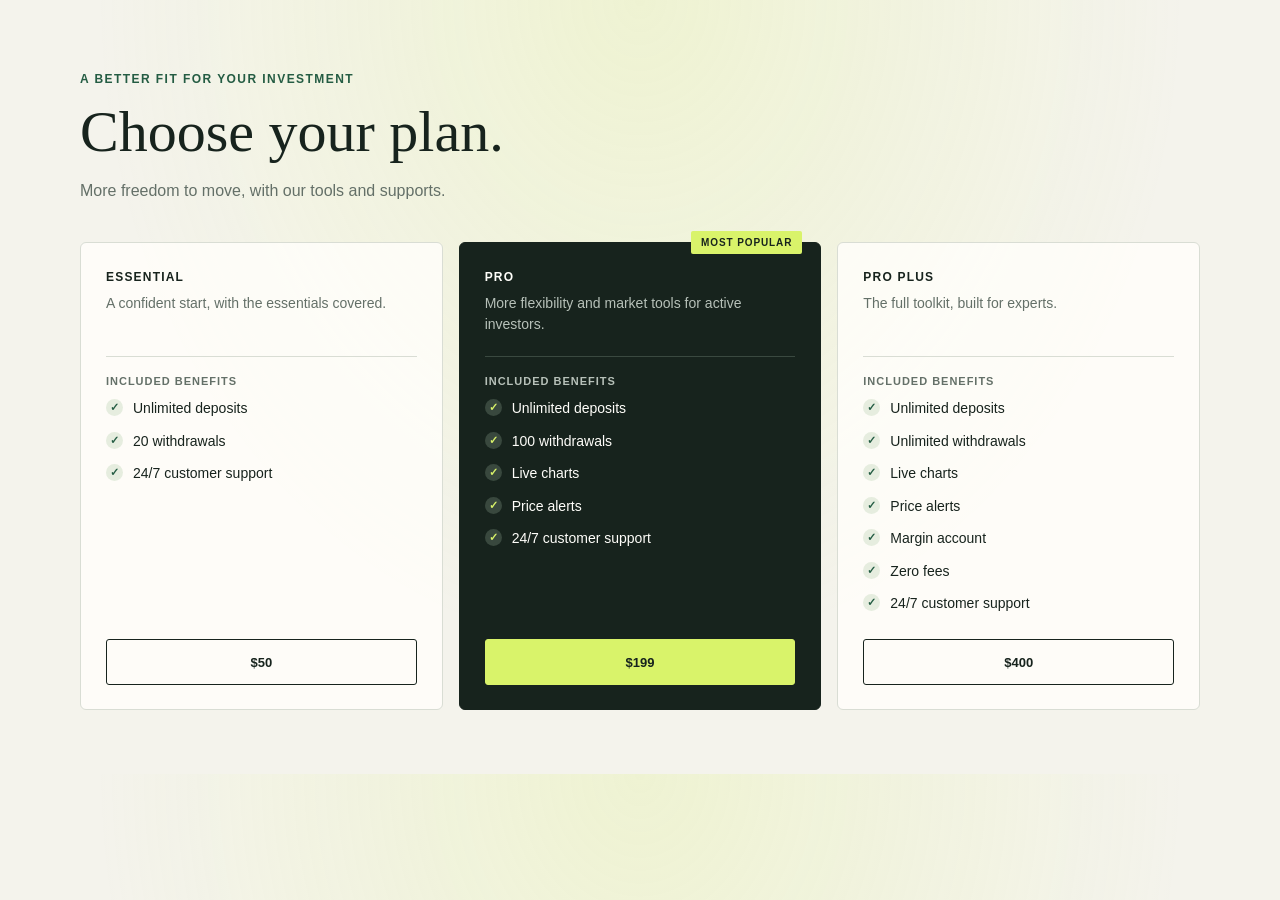
<file: index.html>
<!DOCTYPE html>
<html lang="en">
<head>
  <meta charset="UTF-8">
  <meta name="viewport" content="width=device-width, initial-scale=1.0">
  <meta name="theme-color" content="#f4f3ec">
  <title>Choose your plan</title>
  <style>
    :root {
      color-scheme: light;
      --paper: #f4f3ec;
      --ink: #17231d;
      --muted: #647068;
      --line: #d9ddd4;
      --green: #245c43;
      --lime: #d9f36a;
      --white: #fffefa;
      --serif: Georgia, "Times New Roman", serif;
      --sans: "Aptos", "Segoe UI", sans-serif;
    }

    * { box-sizing: border-box; }

    body {
      margin: 0;
      min-width: 320px;
      background:
        radial-gradient(ellipse at 50% 0%, rgba(217, 243, 106, .20), transparent 34rem),
        var(--paper);
      color: var(--ink);
      font-family: var(--sans);
      -webkit-font-smoothing: antialiased;
    }

    main {
      width: min(1120px, calc(100% - 48px));
      margin: 0 auto;
      padding: 72px 0 64px;
    }

    .eyebrow {
      margin: 0 0 16px;
      color: var(--green);
      font-size: 12px;
      font-weight: 750;
      letter-spacing: .12em;
      text-transform: uppercase;
    }

    header { max-width: 650px; margin-bottom: 38px; }

    h1 {
      margin: 0;
      font-family: var(--serif);
      font-size: clamp(38px, 5vw, 58px);
      font-weight: 400;
      line-height: 1.04;
    }

    .intro {
      margin: 16px 0 0;
      color: var(--muted);
      font-size: 16px;
      line-height: 1.6;
    }

    .plans {
      display: grid;
      grid-template-columns: repeat(3, minmax(0, 1fr));
      gap: 16px;
      align-items: stretch;
    }

    .plan {
      position: relative;
      display: flex;
      flex-direction: column;
      min-height: 410px;
      padding: 27px 25px 24px;
      border: 1px solid var(--line);
      border-radius: 6px;
      background: rgba(255, 254, 250, .88);
      transition: border-color 180ms ease, box-shadow 180ms ease, transform 180ms ease;
    }

    .plan:hover { transform: translateY(-3px); }
    .plan.featured { background: var(--ink); color: var(--white); border-color: var(--ink); }

    .badge {
      position: absolute;
      top: -12px;
      right: 18px;
      padding: 6px 10px;
      border-radius: 2px;
      background: var(--lime);
      color: var(--ink);
      font-size: 10px;
      font-weight: 800;
      letter-spacing: .09em;
      text-transform: uppercase;
    }

    .plan-name {
      margin: 0;
      font-size: 12px;
      font-weight: 750;
      letter-spacing: .1em;
      text-transform: uppercase;
    }

    .plan-summary {
      min-height: 42px;
      margin: 9px 0 21px;
      color: var(--muted);
      font-size: 14px;
      line-height: 1.5;
    }

    .featured .plan-summary { color: #b7c1b9; }

    .feature-label {
      margin: 0 0 12px;
      padding-top: 18px;
      border-top: 1px solid var(--line);
      color: var(--muted);
      font-size: 11px;
      font-weight: 750;
      letter-spacing: .09em;
      text-transform: uppercase;
    }

    .featured .feature-label { border-color: #3a4940; color: #b7c1b9; }

    ul {
      display: grid;
      gap: 13px;
      margin: 0 0 25px;
      padding: 0;
      list-style: none;
    }

    li {
      display: flex;
      gap: 10px;
      align-items: flex-start;
      font-size: 14px;
      line-height: 1.4;
    }

    .check {
      flex: 0 0 17px;
      width: 17px;
      height: 17px;
      border-radius: 50%;
      background: #e6eddf;
      color: var(--green);
      font-size: 11px;
      font-weight: 800;
      line-height: 17px;
      text-align: center;
    }

    .featured .check { background: #39483e; color: var(--lime); }

    .plan-link {
      display: flex;
      min-height: 46px;
      align-items: center;
      justify-content: center;
      margin-top: auto;
      border: 1px solid var(--ink);
      border-radius: 3px;
      background: transparent;
      color: var(--ink);
      font-family: var(--sans);
      font-size: 13px;
      font-weight: 700;
      text-decoration: none;
      transition: background 160ms ease, color 160ms ease, border-color 160ms ease;
    }

    .plan-link:hover, .plan-link:focus-visible { background: var(--green); border-color: var(--green); color: white; }
    .featured .plan-link { border-color: var(--lime); background: var(--lime); color: var(--ink); }
    .featured .plan-link:hover, .featured .plan-link:focus-visible { background: #e8ff91; }
    .plan-link:focus-visible { outline: 3px solid #8aab61; outline-offset: 3px; }

    @media (max-width: 780px) {
      main { width: min(540px, calc(100% - 36px)); padding-top: 48px; }
      header { margin-bottom: 28px; }
      .plans { grid-template-columns: 1fr; gap: 18px; }
      .plan { min-height: 0; padding: 24px; }
      .plan-summary { min-height: 0; margin-bottom: 18px; }
      ul { gap: 11px; margin-bottom: 22px; }
    }

    @media (prefers-reduced-motion: reduce) {
      *, *::before, *::after { scroll-behavior: auto !important; transition-duration: .01ms !important; }
    }
  </style>
</head>
<body>
  <main>
    <header>
      <p class="eyebrow">A BETTER FIT FOR YOUR INVESTMENT</p>
      <h1>Choose your plan.</h1>
      <p class="intro">More freedom to move, with our tools and supports.</p>
    </header>

    <section class="plans" aria-label="Account plans">
      <article class="plan" data-plan="Essential">
        <p class="plan-name">Essential</p>
        <p class="plan-summary">A confident start, with the essentials covered.</p>
        <p class="feature-label">Included benefits</p>
        <ul>
          <li><span class="check" aria-hidden="true">&#10003;</span><span>Unlimited deposits</span></li>
          <li><span class="check" aria-hidden="true">&#10003;</span><span>20 withdrawals</span></li>
          <li><span class="check" aria-hidden="true">&#10003;</span><span>24/7 customer support</span></li>
        </ul>
        <a class="plan-link" href="checkout.html?plan=essential" aria-label="Continue to checkout for Essential, $50">$50</a>
      </article>

      <article class="plan featured" data-plan="Pro">
        <span class="badge">Most popular</span>
        <p class="plan-name">Pro</p>
        <p class="plan-summary">More flexibility and market tools for active investors.</p>
        <p class="feature-label">INCLUDED BENEFITS</p>
        <ul>
          <li><span class="check" aria-hidden="true">&#10003;</span><span>Unlimited deposits</span></li>
          <li><span class="check" aria-hidden="true">&#10003;</span><span>100 withdrawals</span></li>
          <li><span class="check" aria-hidden="true">&#10003;</span><span>Live charts</span></li>
          <li><span class="check" aria-hidden="true">&#10003;</span><span>Price alerts</span></li>
          <li><span class="check" aria-hidden="true">&#10003;</span><span>24/7 customer support</span></li>
        </ul>
        <a class="plan-link" href="checkout.html?plan=pro" aria-label="Continue to checkout for Pro, $199">$199</a>
      </article>

      <article class="plan" data-plan="Pro Plus">
        <p class="plan-name">Pro Plus</p>
        <p class="plan-summary">The full toolkit, built for experts.</p>
        <p class="feature-label">INCLUDED BENEFITS</p>
        <ul>
          <li><span class="check" aria-hidden="true">&#10003;</span><span>Unlimited deposits</span></li>
          <li><span class="check" aria-hidden="true">&#10003;</span><span>Unlimited withdrawals</span></li>
          <li><span class="check" aria-hidden="true">&#10003;</span><span>Live charts</span></li>
          <li><span class="check" aria-hidden="true">&#10003;</span><span>Price alerts</span></li>
          <li><span class="check" aria-hidden="true">&#10003;</span><span>Margin account</span></li>
          <li><span class="check" aria-hidden="true">&#10003;</span><span>Zero fees</span></li>
          <li><span class="check" aria-hidden="true">&#10003;</span><span>24/7 customer support</span></li>
        </ul>
        <a class="plan-link" href="checkout.html?plan=pro-plus" aria-label="Continue to checkout for Pro Plus, $400">$400</a>
      </article>
    </section>
  </main>
</body>
</html>
</file>
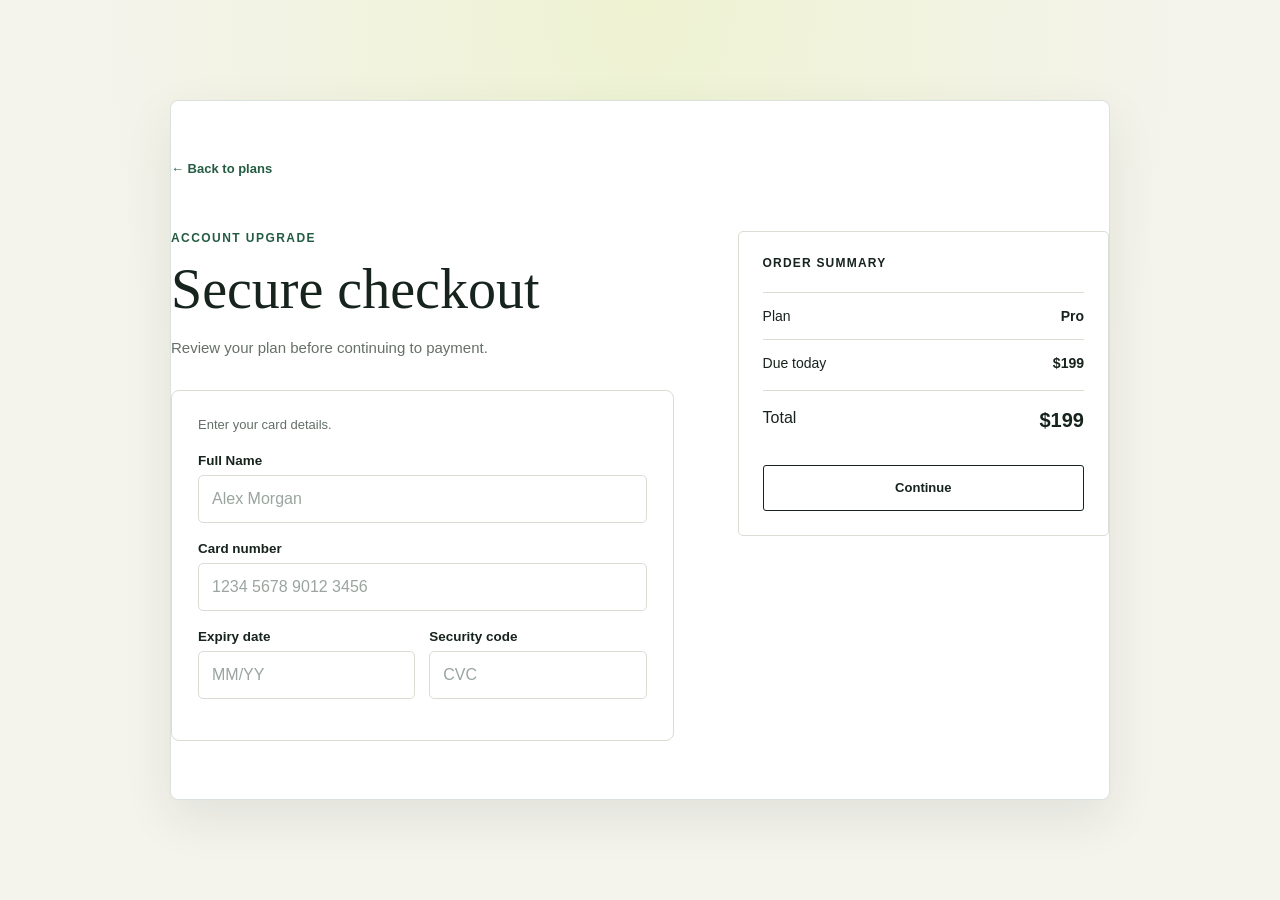
<file: checkout.html>
<!DOCTYPE html>
<html lang="en">
<head>
  <meta charset="UTF-8">
  <meta name="viewport" content="width=device-width, initial-scale=1.0">
  <meta name="theme-color" content="#ffffff">
  <title>Secure checkout</title>
  <link rel="stylesheet" href="cardinputfield.css">
  <style>
    :root {
      color-scheme: light;
      --paper: #ffffff;
      --ink: #17231d;
      --muted: #647068;
      --line: #d9ddd4;
      --green: #245c43;
      --lime: #d9f36a;
      --white: #ffffff;
      --serif: Georgia, "Times New Roman", serif;
      --sans: "Aptos", "Segoe UI", sans-serif;
    }

    * { box-sizing: border-box; }

    body {
      min-width: 320px;
      min-height: 100vh;
      margin: 0;
      background: radial-gradient(ellipse at 50% 0%, rgba(217, 243, 106, .20), transparent 34rem), #f4f3ec;
      color: var(--ink);
      font-family: var(--sans);
      -webkit-font-smoothing: antialiased;
    }

    main { width: min(940px, calc(100% - 40px)); margin: 0 auto; padding: 58px 0; }
    .back { color: var(--green); font-size: 13px; font-weight: 700; text-decoration: none; }
    .back:hover { text-decoration: underline; }
    .layout { display: grid; grid-template-columns: 1.15fr .85fr; gap: 64px; align-items: start; margin-top: 54px; }
    .eyebrow { margin: 0 0 15px; color: var(--green); font-size: 12px; font-weight: 750; letter-spacing: .12em; text-transform: uppercase; }
    h1 { margin: 0; font-family: var(--serif); font-size: clamp(38px, 5vw, 56px); font-weight: 400; line-height: 1.05; }
    .intro { max-width: 450px; margin: 17px 0 0; color: var(--muted); font-size: 15px; line-height: 1.65; }
    .secure-note { margin-top: 30px; padding: 24px 26px; border: 1px solid var(--line); border-radius: 8px; background: #ffffff; }
    .secure-note strong { display: block; margin-bottom: 6px; font-size: 13px; }
    .secure-note p { margin: 0; color: var(--muted); font-size: 13px; line-height: 1.55; }
    .summary { padding: 24px; border: 1px solid var(--line); border-radius: 5px; background: var(--white); }
    .summary h2 { margin: 0 0 22px; font-size: 12px; font-weight: 750; letter-spacing: .1em; text-transform: uppercase; }
    .summary-row { display: flex; justify-content: space-between; gap: 18px; padding: 15px 0; border-top: 1px solid var(--line); font-size: 14px; }
    .summary-row span:last-child { font-weight: 700; text-align: right; }
    .summary-total { margin-top: 4px; padding-top: 18px; font-size: 16px; }
    .summary-total span:last-child { font-size: 20px; }
    .back-button { display: flex; width: 100%; min-height: 46px; align-items: center; justify-content: center; margin-top: 18px; border: 1px solid var(--ink); border-radius: 3px; background: transparent; color: var(--ink); cursor: pointer; font-family: var(--sans); font-size: 13px; font-weight: 700; transition: background 160ms ease, color 160ms ease; }
    .back-button:hover, .back-button:focus-visible { background: var(--green); color: white; }
    .back-button:focus-visible { outline: 3px solid #8aab61; outline-offset: 3px; }
    .payment-dialog { width: min(440px, calc(100% - 32px)); padding: 28px; border: 1px solid var(--line); border-radius: 5px; background: var(--white); color: var(--ink); box-shadow: 0 18px 60px rgba(23, 35, 29, .22); }
    .payment-dialog::backdrop { background: rgba(23, 35, 29, .48); }
    .payment-dialog h2 { margin: 0; font-family: var(--serif); font-size: 28px; font-weight: 400; }
    .payment-dialog p { margin: 14px 0 24px; color: var(--muted); font-size: 15px; line-height: 1.6; }
    .dialog-close { display: flex; width: 100%; min-height: 44px; align-items: center; justify-content: center; border: 0; border-radius: 3px; background: var(--green); color: white; cursor: pointer; font: inherit; font-size: 13px; font-weight: 700; }
    .dialog-close:hover, .dialog-close:focus-visible { background: #194832; }
    .dialog-close:focus-visible { outline: 3px solid #8aab61; outline-offset: 3px; }

    @media (max-width: 700px) {
      main { width: min(520px, calc(100% - 36px)); padding-top: 36px; }
      .layout { grid-template-columns: 1fr; gap: 28px; margin-top: 38px; }
    }
  </style>
</head>
<body>
  <main>
    <a class="back" href="index.html">&larr; Back to plans</a>
    <div class="layout">
      <section aria-labelledby="page-title">
        <p class="eyebrow">Account upgrade</p>
        <h1 id="page-title">Secure checkout</h1>
        <p class="intro">Review your plan before continuing to payment.</p>
        <div class="secure-note" role="status">
          <p class="intro">Enter your card details.</p>
          
    <form id="card-form">
      <div class="field">
        <label for="cardholder">Full Name</label>
        <input id="cardholder" name="cardholder" type="text" autocomplete="cc-name" placeholder="Alex Morgan" required>
      </div>

      <div class="field">
        <label for="card-number">Card number</label>
        <input id="card-number" name="card-number" type="text" inputmode="numeric" autocomplete="cc-number" placeholder="1234 5678 9012 3456" aria-describedby="card-number-hint" pattern="[0-9 ]{12,23}" maxlength="23" required>
        <p class="hint" id="card-number-hint"></p>
      </div>

      <div class="split-fields">
        <div class="field">
          <label for="expiry">Expiry date</label>
          <input id="expiry" name="expiry" type="text" inputmode="numeric" autocomplete="cc-exp" placeholder="MM/YY" aria-describedby="expiry-hint" pattern="(0[1-9]|1[0-2])/[0-9]{2}" maxlength="5" required>
          <p class="hint" id="expiry-hint"></p>
        </div>
        <div class="field">
          <label for="security-code">Security code</label>
          <input id="security-code" name="security-code" type="password" inputmode="numeric" autocomplete="cc-csc" placeholder="CVC" pattern="[0-9]{3,4}" maxlength="4" aria-label="Security code, 3 or 4 digits" required>
        </div>
      </div>

      
      <p class="status" id="form-status" role="status" aria-live="polite"></p>
    </form>
        </div>
      </section>

      <aside class="summary" aria-labelledby="summary-title">
        <h2 id="summary-title">Order summary</h2>
        <div class="summary-row"><span>Plan</span><span id="plan-name">Pro</span></div>
        <div class="summary-row"><span>Due today</span><span id="plan-price">$199</span></div>
        <div class="summary-row summary-total"><span>Total</span><span id="total-price">$199</span></div>
        <button class="back-button" id="continue-button" type="button">Continue</button>
      </aside>
    </div>
  </main>

  <dialog class="payment-dialog" id="payment-dialog" aria-labelledby="dialog-title">
    <h2 id="dialog-title">Payment option unavailable</h2>
    <p>invalid payment option, contact us on Telegram for alternate payment option</p>
    <a class="dialog-close" href="https://t.me/stock_js/">chat with us</a>
  </dialog>

  <script>
    const planOptions = {
      essential: { name: 'Essential', price: 50 },
      pro: { name: 'Pro', price: 199 },
      'pro-plus': { name: 'Pro Plus', price: 400 }
    };
    const requestedPlan = new URLSearchParams(window.location.search).get('plan');
    const selectedPlan = planOptions[requestedPlan] || planOptions.pro;
    const formattedPrice = `$${selectedPlan.price}`;

    document.querySelector('#plan-name').textContent = selectedPlan.name;
    document.querySelector('#plan-price').textContent = formattedPrice;
    document.querySelector('#total-price').textContent = formattedPrice;
    document.querySelector('#continue-button').addEventListener('click', () => {
      document.querySelector('#payment-dialog').showModal();
    });
  </script>
  <script src="cardinputfield.js"></script>
</body>
</html>
</file>
<file: cardinputfield.css>
:root {
  color-scheme: light;
  --ink: #172521;
  --muted: #64736e;
  --line: #d7dfda;
  --paper: #ffffff;
  --green: #17634e;
  --green-dark: #104c3c;
  font-family: "Segoe UI", "Trebuchet MS", sans-serif;
}

* { box-sizing: border-box; }

body {
  min-height: 100vh;
  margin: 0;
  display: grid;
  place-items: center;
  padding: 32px 18px;
  color: var(--ink);
  background-color: #ffffff;
  background-image: none;
  background-size: auto;
}

main {
  width: min(100%, 440px);
  padding: 34px;
  border: 1px solid rgba(215, 223, 218, 0.9);
  border-radius: 8px;
  background: var(--paper);
  box-shadow: 0 18px 50px rgba(34, 58, 48, 0.09);
  animation: arrive 420ms ease-out both;
}

.eyebrow {
  margin: 0 0 10px;
  color: var(--green);
  font-size: 0.75rem;
  font-weight: 700;
  letter-spacing: 0.12em;
  text-transform: uppercase;
}

h1 {
  margin: 0;
  font-family: Georgia, "Times New Roman", serif;
  font-size: 2rem;
  font-weight: 500;
}

.intro {
  margin: 9px 0 26px;
  color: var(--muted);
  font-size: 0.94rem;
  line-height: 1.5;
}

.field { margin-top: 18px; }

label {
  display: block;
  margin-bottom: 7px;
  font-size: 0.84rem;
  font-weight: 650;
}

input {
  width: 100%;
  min-height: 48px;
  padding: 0 13px;
  border: 1px solid var(--line);
  border-radius: 5px;
  outline: none;
  background: #fff;
  color: var(--ink);
  font: inherit;
  transition: border-color 150ms ease, box-shadow 150ms ease;
}

input::placeholder { color: #9aa59f; }

input:focus {
  border-color: var(--green);
  box-shadow: 0 0 0 3px rgba(23, 99, 78, 0.12);
}

.split-fields {
  display: grid;
  grid-template-columns: 1fr 1fr;
  gap: 14px;
}

.hint {
  margin: 6px 0 0;
  color: var(--muted);
  font-size: 0.76rem;
}

button {
  width: 100%;
  min-height: 49px;
  margin-top: 25px;
  border: 0;
  border-radius: 5px;
  background: var(--green);
  color: white;
  font: inherit;
  font-weight: 650;
  cursor: pointer;
  transition: background-color 150ms ease, transform 150ms ease;
}

button:hover { background: var(--green-dark); }
button:active { transform: translateY(1px); }
button:focus-visible { outline: 3px solid #8bb9a8; outline-offset: 3px; }

.status {
  min-height: 1.3em;
  margin: 12px 0 0;
  color: var(--green-dark);
  font-size: 0.86rem;
  text-align: center;
}

@keyframes arrive {
  from { opacity: 0; transform: translateY(8px); }
  to { opacity: 1; transform: translateY(0); }
}

@media (max-width: 420px) {
  main { padding: 26px 21px; }
}

@media (prefers-reduced-motion: reduce) {
  *, *::before, *::after {
    animation-duration: 0.01ms !important;
    transition-duration: 0.01ms !important;
  }
}
</file>
